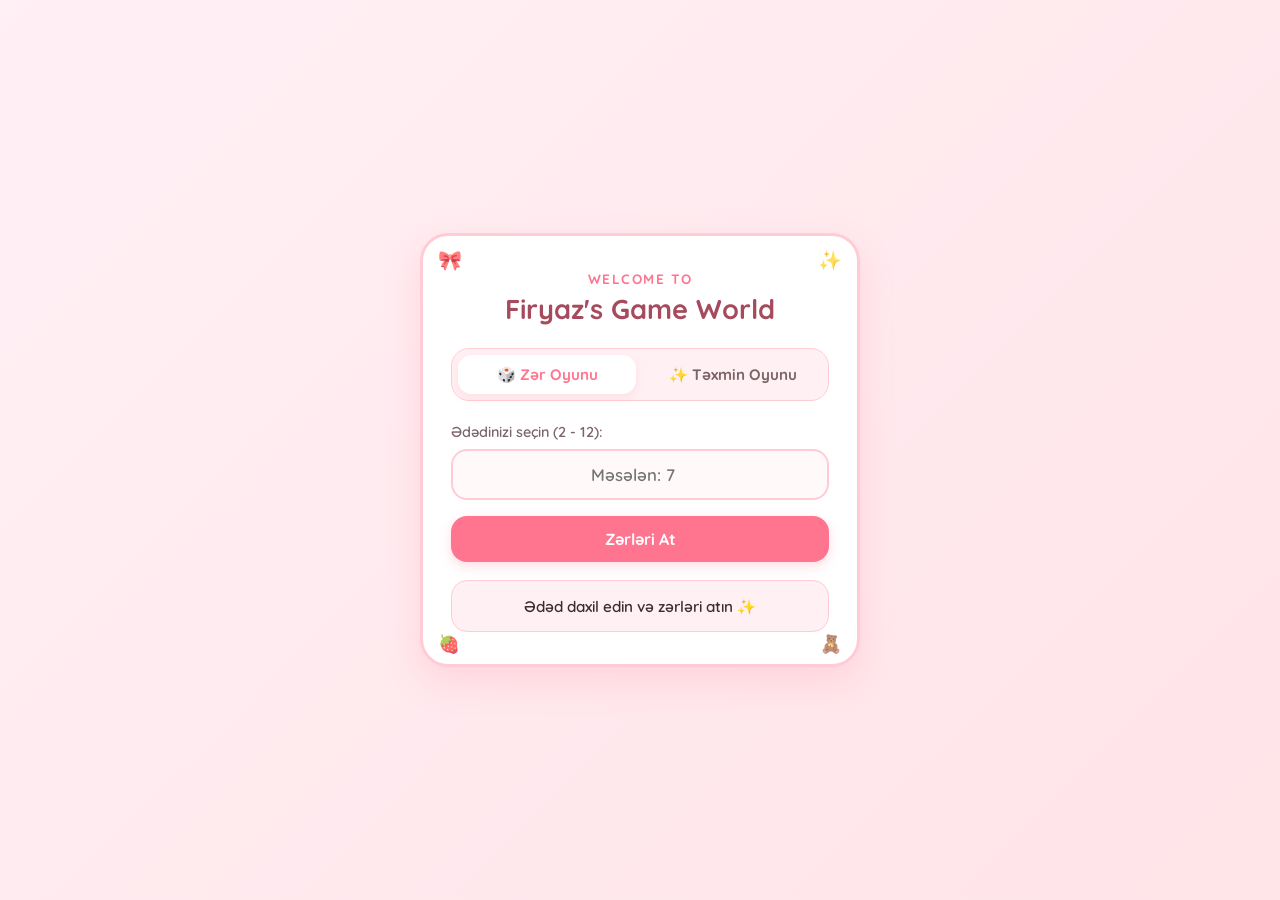
<file: index.html>
<!DOCTYPE html>
<html lang="az-AZ">
<head>
  <meta charset="UTF-8">
  <meta name="viewport" content="width=device-width, initial-scale=1.0">
  <meta name="google" content="notranslate">
  <title>Firyaz's Game World 🎀</title>
  <link rel="stylesheet" href="style.css">
</head>
<body>

  <div class="container">    <span class="corner-decoration-bottom-left">🍓</span>
    <span class="corner-decoration-bottom-right">🧸</span>

    <header>
      <span class="sub-title">WELCOME TO</span>
      <h1 class="main-title">Firyaz's Game World</h1>
    </header>

    <div class="nav-tabs">
      <button class="tab-btn active" onclick="switchGame('diceGame')">🎲 Zər Oyunu</button>
      <button class="tab-btn" onclick="switchGame('guessGame')">✨ Təxmin Oyunu</button>
    </div>

    <div id="diceGame" class="game-section active">
      <div class="form-group">
        <label for="diceNumber">Ədədinizi seçin (2 - 12):</label>
        <input type="number" id="diceNumber" min="0" max="12" placeholder="Məsələn: 7">
      </div>

      <button class="btn" onclick="playDiceGame()">Zərləri At</button>

      <div class="dice-container" id="diceDisplay" style="display: none;">
        <div class="dice" id="dice1">1</div>
        <div class="dice" id="dice2">1</div>
      </div>

      <div class="message-box" id="diceResult">
        Ədəd daxil edin və zərləri atın ✨
      </div>
    </div>

    
    <div id="guessGame" class="game-section">
      <div id="setupStage">
        <div class="form-group">
          <label for="maxNumber">Maksimum ədədi təyin edin:</label>
          <input type="number" id="maxNumber" min="1" placeholder="Məsələn: 50">
        </div>
        <button class="btn" onclick="startGuessGame()">Başla</button>
      </div>

      <div id="playStage" style="display: none;">
        <div class="form-group">
          <label for="guessInput">Təxmininiz:</label>
          <input type="number" id="guessInput" placeholder="Ədədi yazın">
        </div>
        <button class="btn" onclick="makeGuess()">Təxmin Et</button>
        <button class="btn btn-secondary" onclick="resetGuessGame()">Yenidən Başla</button>
      </div>

      <div class="message-box" id="guessResult">
        Maksimum ədədi daxil edib başlayın ✨
      </div>
    </div>
  </div>

  <script>
    
    function switchGame(gameId) {
      document.querySelectorAll('.tab-btn').forEach(btn => btn.classList.remove('active'));
      document.querySelectorAll('.game-section').forEach(sec => sec.classList.remove('active'));

      if(gameId === 'diceGame') {
        event.target.classList.add('active');
        document.getElementById('diceGame').classList.add('active');
      } else {
        event.target.classList.add('active');
        document.getElementById('guessGame').classList.add('active');
      }
    }

    function playDiceGame() {
      const input = document.getElementById('diceNumber');
      const val = parseInt(input.value);
      const diceDisplay = document.getElementById('diceDisplay');
      const resultBox = document.getElementById('diceResult');
      const d1 = document.getElementById('dice1');
      const d2 = document.getElementById('dice2');

      resultBox.classList.remove('win', 'lose');

      if (isNaN(val)) {
        resultBox.innerHTML = "Lütfən bir ədəd daxil edin!";
        return;
      }

      if (val === 0) {
        diceDisplay.style.display = 'none';
        resultBox.innerHTML = "0 daxil etmək olmaz";
        input.value = '';
        return;
      }

      if (val >= 2 && val <= 12) {
        d1.classList.add('roll');
        d2.classList.add('roll');

        setTimeout(() => {
          d1.classList.remove('roll');
          d2.classList.remove('roll');
        }, 300);

        const dice1 = Math.floor(Math.random() * 6) + 1;
        const dice2 = Math.floor(Math.random() * 6) + 1;
        const sum = dice1 + dice2;

        d1.innerText = dice1;
        d2.innerText = dice2;
        diceDisplay.style.display = 'flex';

        if (val === sum) {
          resultBox.classList.add('win');
          resultBox.innerHTML = `<b>🎉 Təbriklar! Siz Qazandınız!</b> <span class="badge">Zərlərin Cəmi: ${sum}</span>`;
        } else {
          resultBox.classList.add('lose');
          resultBox.innerHTML = `<b>😏 Firyaz qazandı! Siz məğlub oldunuz.</b> <span class="badge">Zərlərin Cəmi: ${sum}</span>`;
        }
      } else {
        diceDisplay.style.display = 'none';
        resultBox.innerHTML = "2 ilə 12 arasında ədəd seçin!";
      }
    }

    let targetNumber = null;
    let attempts = 0;

    function startGuessGame() {
      const maxInput = document.getElementById('maxNumber');
      const maxVal = parseInt(maxInput.value);
      const resultBox = document.getElementById('guessResult');

      resultBox.classList.remove('win', 'lose');

      if (isNaN(maxVal) || maxVal <= 0) {
        resultBox.innerHTML = "Düzgün ədəd daxil edin!";
        return;
      }

      targetNumber = Math.floor(Math.random() * maxVal) + 1;
      attempts = 0;

      document.getElementById('setupStage').style.display = 'none';
      document.getElementById('playStage').style.display = 'block';
      resultBox.innerHTML = `1 ilə ${maxVal} arasında ədəd tutuldu. Təxmin edin! ✨`;
    }

    function makeGuess() {
      const guessInput = document.getElementById('guessInput');
      const guess = parseInt(guessInput.value);
      const resultBox = document.getElementById('guessResult');

      resultBox.classList.remove('win', 'lose');

      if (isNaN(guess)) {
        resultBox.innerHTML = "Lütfən təxmininizi yazın!";
        return;
      }

      attempts++;

      if (guess === targetNumber) {
        resultBox.classList.add('win');
        resultBox.innerHTML = `
          <b>😃 Doğru tapdınız!</b>
          <span class="badge">Cəhd sayı: ${attempts}</span>
        `;
        document.getElementById('guessInput').disabled = true;
      } else if (guess > targetNumber) {
        resultBox.innerHTML = `
          <span>Daha kiçik ədəd daxil edin 👇</span>
          <span class="badge">Cəhd sayı: ${attempts}</span>
        `;
      } else {
        resultBox.innerHTML = `
          <span>Daha böyük ədəd daxil edin 👆</span>
          <span class="badge">Cəhd sayı: ${attempts}</span>
        `;
      }
      
      guessInput.value = '';
      guessInput.focus();
    }

    function resetGuessGame() {
      targetNumber = null;
      attempts = 0;
      const resultBox = document.getElementById('guessResult');
      resultBox.classList.remove('win', 'lose');

      document.getElementById('setupStage').style.display = 'block';
      document.getElementById('playStage').style.display = 'none';
      document.getElementById('guessInput').disabled = false;
      document.getElementById('guessInput').value = '';
      document.getElementById('maxNumber').value = '';
      resultBox.innerHTML = "Maksimum ədədi daxil edib başlayın ✨";
    }
  </script>
</body>
</html>
</file>
<file: style.css>
@import url('https://fonts.googleapis.com/css2?family=Quicksand:wght@500;600;700&display=swap');

:root {
  --bg-gradient: linear-gradient(135deg, #fff0f5 0%, #ffe4e8 100%);
  --card-bg: #ffffff;
  --primary-pink: #ff758f;
  --primary-hover: #ff4d6d;
  --accent-soft: #fff0f3;
  --text-main: #3d2c2e;
  --text-sub: #7a6568;
  --border-color: #ffccd5;
  
  --win-bg: #e8f5e9;
  --win-color: #2e7d32;
  --win-border: #a5d6a7;
  
  --lose-bg: #ffebee;
  --lose-color: #c62828;
  --lose-border: #ffcdd2;
}

* {
  box-sizing: border-box;
  margin: 0;
  padding: 0;
  font-family: 'Quicksand', sans-serif;
}

body {
  background: var(--bg-gradient);
  color: var(--text-main);
  display: flex;
  justify-content: center;
  align-items: center;
  min-height: 100vh;
  padding: 20px;
}

.container {
  position: relative;
  background: var(--card-bg);
  border-radius: 28px;
  box-shadow: 0 15px 35px rgba(255, 117, 143, 0.18);
  width: 100%;
  max-width: 440px;
  padding: 32px 28px;
  border: 3px solid var(--border-color);
  overflow: hidden;
}

.container::before {
  content: '🎀';
  position: absolute;
  top: 12px;
  left: 15px;
  font-size: 1.2rem;
  opacity: 0.8;
}

.container::after {
  content: '✨';
  position: absolute;
  top: 12px;
  right: 15px;
  font-size: 1.2rem;
  opacity: 0.8;
}

.corner-decoration-bottom-left {
  position: absolute;
  bottom: 10px;
  left: 15px;
  font-size: 1.1rem;
  opacity: 0.7;
  pointer-events: none;
}

.corner-decoration-bottom-right {
  position: absolute;
  bottom: 10px;
  right: 15px;
  font-size: 1.1rem;
  opacity: 0.7;
  pointer-events: none;
}

header {
  text-align: center;
  margin-bottom: 22px;
}

.sub-title {
  font-size: 0.85rem;
  color: var(--primary-pink);
  letter-spacing: 1.5px;
  font-weight: 700;
  text-transform: uppercase;
}

.main-title {
  font-size: 1.7rem;
  color: var(--text-main);
  font-weight: 700;
  color: #a24356f4;
  margin-top: 4px;
}

.nav-tabs {
  display: flex;
  gap: 8px;
  margin-bottom: 22px;
  background-color: var(--accent-soft);
  padding: 6px;
  border-radius: 18px;
  border: 1px solid var(--border-color);
}

.tab-btn {
  flex: 1;
  padding: 10px;
  background: none;
  border: none;
  color: var(--text-sub);
  font-size: 0.95rem;
  font-weight: 700;
  cursor: pointer;
  border-radius: 14px;
  transition: all 0.25s ease;
}

.tab-btn.active {
  background-color: var(--card-bg);
  color: var(--primary-pink);
  box-shadow: 0 4px 10px rgba(255, 117, 143, 0.12);
}

.game-section {
  display: none;
}

.game-section.active {
  display: block;
}

.form-group {
  margin-bottom: 16px;
}

label {
  display: block;
  margin-bottom: 8px;
  color: var(--text-sub);
  font-size: 0.9rem;
  font-weight: 600;
}

input[type="number"] {
  width: 100%;
  padding: 13px;
  border-radius: 16px;
  border: 2px solid var(--border-color);
  background-color: #fff9fa;
  color: var(--text-main);
  font-size: 1.05rem;
  font-weight: 600;
  text-align: center;
  outline: none;
  transition: all 0.2s;
}

input[type="number"]:focus {
  border-color: var(--primary-pink);
  background-color: #ffffff;
  box-shadow: 0 0 0 3px rgba(255, 117, 143, 0.15);
}

.btn {
  width: 100%;
  padding: 13px;
  background-color: var(--primary-pink);
  color: white;
  border: none;
  border-radius: 16px;
  font-size: 1rem;
  font-weight: 700;
  cursor: pointer;
  transition: all 0.2s ease;
  box-shadow: 0 4px 12px rgba(255, 117, 143, 0.25);
}

.btn:hover {
  background-color: var(--primary-hover);
  transform: translateY(-1px);
}

.btn:active {
  transform: translateY(1px);
}

.btn-secondary {
  background: var(--accent-soft);
  color: var(--primary-pink);
  box-shadow: none;
  margin-top: 10px;
  border: 1px solid var(--border-color);
}

.btn-secondary:hover {
  background: #ffe4e8;
}

.dice-container {
  display: flex;
  justify-content: center;
  gap: 16px;
  margin: 18px 0;
}

.dice {
  width: 55px;
  height: 55px;
  background: #fff;
  color: var(--primary-pink);
  border: 2px solid var(--border-color);
  border-radius: 18px;
  display: flex;
  align-items: center;
  justify-content: center;
  font-size: 1.6rem;
  font-weight: 700;
  box-shadow: 0 4px 10px rgba(0, 0, 0, 0.04);
}

.dice.roll {
  animation: pop 0.3s ease;
}

@keyframes pop {
  0% { transform: scale(1); }
  50% { transform: scale(1.15) rotate(5deg); }
  100% { transform: scale(1); }
}

.message-box {
  margin-top: 18px;
  padding: 14px;
  border-radius: 16px;
  background-color: var(--accent-soft);
  border: 1.5px solid var(--border-color);
  text-align: center;
  font-size: 0.95rem;
  font-weight: 600;
  color: var(--text-main);
  min-height: 52px;
  display: flex;
  align-items: center;
  justify-content: center;
  flex-direction: column;
  gap: 4px;
  transition: all 0.3s ease;
}

.message-box.win {
  background-color: var(--win-bg);
  color: var(--win-color);
  border-color: var(--win-border);
}

.message-box.lose {
  background-color: var(--lose-bg);
  color: var(--lose-color);
  border-color: var(--lose-border);
}

.badge {
  display: inline-block;
  padding: 4px 10px;
  background-color: rgba(255, 255, 255, 0.7);
  border-radius: 10px;
  font-size: 0.8rem;
  color: inherit;
  font-weight: 700;
  margin-top: 4px;
}
</file>
